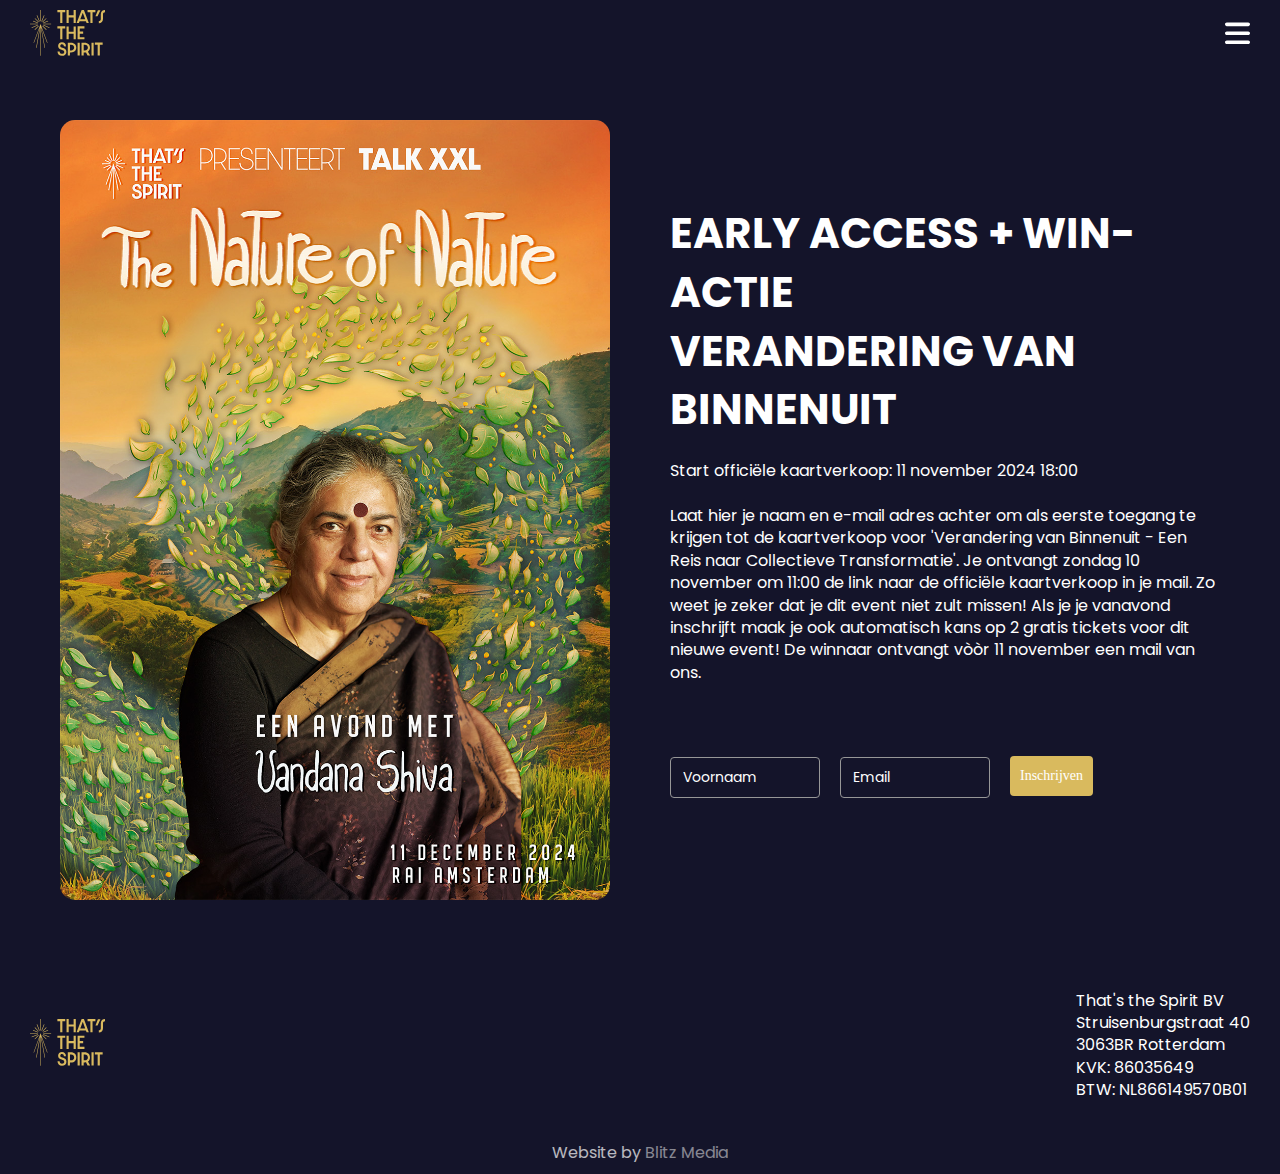
<file: index.html>
<!DOCTYPE html>
<html lang="en">
<head>
    <meta charset="UTF-8">
    <meta name="viewport" content="width=device-width, initial-scale=1.0">
    <title>
        EARLY ACCESS + WIN-ACTIE - VERANDERING VAN BINNENUIT | That's the Spirit
    </title>
    <meta name="description" content="">

    <link rel="stylesheet" href="/css/global.css">
    <link rel="stylesheet" href="/css/header-footer.css">
    <link rel="stylesheet" href="/home/css/style.css">

    <link rel="stylesheet" href="https://cdnjs.cloudflare.com/ajax/libs/font-awesome/6.4.0/css/all.min.css"/>

    <link rel="apple-touch-icon" sizes="180x180" href="/assets/favicon/apple-touch-icon.png">
    <link rel="icon" type="image/png" sizes="32x32" href="/assets/favicon/favicon-32x32.png">
    <link rel="icon" type="image/png" sizes="16x16" href="/assets/favicon/favicon-16x16.png">
    <link rel="manifest" href="/assets/favicon/site.webmanifest">
    <link rel="mask-icon" href="/assets/favicon/safari-pinned-tab.svg" color="#5bbad5">
    <meta name="msapplication-TileColor" content="#da532c">
    <meta name="theme-color" content="#ffffff">

    <!-- Google Tag Manager -->
    <script>(function(w,d,s,l,i){w[l]=w[l]||[];w[l].push({'gtm.start':
    new Date().getTime(),event:'gtm.js'});var f=d.getElementsByTagName(s)[0],
    j=d.createElement(s),dl=l!='dataLayer'?'&l='+l:'';j.async=true;j.src=
    'https://www.googletagmanager.com/gtm.js?id='+i+dl;f.parentNode.insertBefore(j,f);
    })(window,document,'script','dataLayer','GTM-N4ZR4SSQ');</script>
    <!-- End Google Tag Manager -->
</head>
<body>
    <!-- Google Tag Manager (noscript) -->
    <noscript><iframe src="https://www.googletagmanager.com/ns.html?id=GTM-N4ZR4SSQ"
    height="0" width="0" style="display:none;visibility:hidden"></iframe></noscript>
    <!-- End Google Tag Manager (noscript) -->

<header>
    <div class="section header" id="header">
        <div class="row">
            <div class="container">
                <a class="nav-logo" href="/">
                    <img class="logo" src="/assets/logo/logo.svg" alt="Logo">
                </a>

                <nav class="navbar">
                    <a class="nav current-page" href="https://thatsthespirit.nu/in" target="_blank">
                        Home
                    </a>
                    <a class="nav" href="https://events.thatsthespirit.nu/" target="_blank">
                        Events
                    </a>
                    <a class="nav" href="https://media.thatsthespirit.nu/" target="_blank">
                        Media
                    </a>
                    <a class="nav" href="https://shop.thatsthespirit.nu/" target="_blank">
                        Shop
                    </a>
                </nav>
            </div>
        </div>

        <div class="topnav-content-sm">
            <div class="header-col">
                <a href="/">
                    <img class="logo" src="/assets/logo/logo.svg" alt="Logo">
                </a>
            </div>
            <div class="header-col">
                <a class="icon" id="menu-toggle">
                    <svg xmlns="http://www.w3.org/2000/svg" viewBox="0 0 448 512"><path d="M0 96C0 78.3 14.3 64 32 64H416c17.7 0 32 14.3 32 32s-14.3 32-32 32H32C14.3 128 0 113.7 0 96zM0 256c0-17.7 14.3-32 32-32H416c17.7 0 32 14.3 32 32s-14.3 32-32 32H32c-17.7 0-32-14.3-32-32zM448 416c0 17.7-14.3 32-32 32H32c-17.7 0-32-14.3-32-32s14.3-32 32-32H416c17.7 0 32 14.3 32 32z"/></svg>
                </a>
            </div>
        </div>
        <div class="small-menu-wrapper">
            <div class="small-menu-content">
                <a class="nav" href="https://thatsthespirit.nu/in" target="_blank">
                    Home
                </a>
                <a class="nav" href="https://events.thatsthespirit.nu/" target="_blank">
                    Events
                </a>
                <a class="nav" href="https://media.thatsthespirit.nu/" target="_blank">
                    Media
                </a>
                <a class="nav" href="https://shop.thatsthespirit.nu/" target="_blank">
                    Shop
                </a>
            </div>
        </div>
    </div>
</header>
    
<div class="section banner">
    <div class="row animate">
        <div class="col">
            <img src="/home/img/poster.jpg" alt="EARLY ACCESS + WIN-ACTIE - VERANDERING VAN BINNENUIT">
        </div>
        <div class="col">
            <h1>
                EARLY ACCESS + WIN-ACTIE
                <br>
                VERANDERING VAN BINNENUIT
            </h1>
            <p>
                Start officiële kaartverkoop: 11 november 2024 18:00
                <br><br>
                Laat hier je naam en e-mail adres achter om als eerste toegang te krijgen tot de kaartverkoop voor 'Verandering van Binnenuit - Een Reis naar Collectieve Transformatie'. Je ontvangt zondag 10 november om 11:00 de link naar de officiële kaartverkoop in je mail. Zo weet je zeker dat je dit event niet zult missen! Als je je vanavond inschrijft maak je ook automatisch kans op 2 gratis tickets voor dit nieuwe event! De winnaar ontvangt vòòr 11 november een mail van ons.
            </p>
            <div class="form-wrapper">
                <style>@import url(https://fonts.bunny.net/css?family=ibm-plex-sans:400,700);</style>
<style>
#_form_15_{font-size:14px;line-height:1.6;font-family:arial, helvetica, sans-serif;margin:0}#_form_15_ *{outline:0}._form_hide{display:none;visibility:hidden}._form_show{display:block;visibility:visible}#_form_15_._form-top{top:0}#_form_15_._form-bottom{bottom:0}#_form_15_._form-left{left:0}#_form_15_._form-right{right:0}#_form_15_ input[type="text"],#_form_15_ input[type="tel"],#_form_15_ input[type="date"],#_form_15_ textarea{padding:6px;height:auto;border:#979797 1px solid;border-radius:4px;color:#fff !important;font-size:14px;-webkit-box-sizing:border-box;-moz-box-sizing:border-box;box-sizing:border-box}#_form_15_ textarea{resize:none}#_form_15_ ._submit{-webkit-appearance:none;cursor:pointer;font-family:arial, sans-serif;font-size:14px;text-align:center;background:#D9BA5E !important;border:0 !important;-moz-border-radius:4px !important;-webkit-border-radius:4px !important;border-radius:4px !important;color:#FFFFFF !important;padding:10px !important}#_form_15_ ._submit:disabled{cursor:not-allowed;opacity:0.4}#_form_15_ ._submit.processing{position:relative}#_form_15_ ._submit.processing::before{content:"";width:1em;height:1em;position:absolute;z-index:1;top:50%;left:50%;border:double 3px transparent;border-radius:50%;background-image:linear-gradient(#D9BA5E, #D9BA5E), conic-gradient(#D9BA5E, #FFFFFF);background-origin:border-box;background-clip:content-box, border-box;animation:1200ms ease 0s infinite normal none running _spin}#_form_15_ ._submit.processing::after{content:"";position:absolute;top:0;bottom:0;left:0;right:0;background:#D9BA5E !important;border:0 !important;-moz-border-radius:4px !important;-webkit-border-radius:4px !important;border-radius:4px !important;color:#FFFFFF !important;padding:10px !important}@keyframes _spin{0%{transform:translate(-50%, -50%) rotate(90deg)}100%{transform:translate(-50%, -50%) rotate(450deg)}}#_form_15_ ._close-icon{cursor:pointer;background-image:url("https://d226aj4ao1t61q.cloudfront.net/esfkyjh1u_forms-close-dark.png");background-repeat:no-repeat;background-size:14.2px 14.2px;position:absolute;display:block;top:11px;right:9px;overflow:hidden;width:16.2px;height:16.2px}#_form_15_ ._close-icon:before{position:relative}#_form_15_ ._form-body{margin-bottom:30px}#_form_15_ ._form-image-left{width:150px;float:left}#_form_15_ ._form-content-right{margin-left:164px}#_form_15_ ._form-branding{color:#fff;font-size:10px;clear:both;text-align:left;margin-top:30px;font-weight:100}#_form_15_ ._form-branding ._logo{display:block;width:130px;height:14px;margin-top:6px;background-image:url("https://d226aj4ao1t61q.cloudfront.net/hh9ujqgv5_aclogo_li.png");background-size:130px auto;background-repeat:no-repeat}#_form_15_ .form-sr-only{position:absolute;width:1px;height:1px;padding:0;margin:-1px;overflow:hidden;clip:rect(0, 0, 0, 0);border:0}#_form_15_ ._form-label,#_form_15_ ._form_element ._form-label{font-weight:bold;margin-bottom:5px;display:block}#_form_15_._dark ._form-branding{color:#333}#_form_15_._dark ._form-branding ._logo{background-image:url("https://d226aj4ao1t61q.cloudfront.net/jftq2c8s_aclogo_dk.png")}#_form_15_ ._form_element{position:relative;margin-bottom:10px;font-size:0;max-width:100%}#_form_15_ ._form_element *{font-size:14px}#_form_15_ ._form_element._clear{clear:both;width:100%;float:none}#_form_15_ ._form_element._clear:after{clear:left}#_form_15_ ._form_element input[type="text"],#_form_15_ ._form_element input[type="date"],#_form_15_ ._form_element select,#_form_15_ ._form_element textarea:not(.g-recaptcha-response){display:block;width:100%;-webkit-box-sizing:border-box;-moz-box-sizing:border-box;box-sizing:border-box;font-family:inherit}#_form_15_ ._field-wrapper{position:relative}#_form_15_ ._inline-style{float:left}#_form_15_ ._inline-style input[type="text"]{width:150px}#_form_15_ ._inline-style:not(._clear)+._inline-style:not(._clear){margin-left:20px}#_form_15_ ._form_element img._form-image{max-width:100%}#_form_15_ ._form_element ._form-fieldset{border:0;padding:0.01em 0 0 0;margin:0;min-width:0}#_form_15_ ._clear-element{clear:left}#_form_15_ ._full_width{width:100%}#_form_15_ ._form_full_field{display:block;width:100%;margin-bottom:10px}#_form_15_ input[type="text"]._has_error,#_form_15_ textarea._has_error{border:#F37C7B 1px solid}#_form_15_ input[type="checkbox"]._has_error{outline:#F37C7B 1px solid}#_form_15_ ._error{display:block;position:absolute;font-size:14px;z-index:10000001}#_form_15_ ._error._above{padding-bottom:4px;bottom:39px;right:0}#_form_15_ ._error._below{padding-top:8px;top:100%;right:0}#_form_15_ ._error._above ._error-arrow{bottom:-4px;right:15px;border-left:8px solid transparent;border-right:8px solid transparent;border-top:8px solid #FFDDDD}#_form_15_ ._error._below ._error-arrow{top:0;right:15px;border-left:8px solid transparent;border-right:8px solid transparent;border-bottom:8px solid #FFDDDD}#_form_15_ ._error-inner{padding:12px 12px 12px 36px;background-color:#FFDDDD;background-image:url("data:image/svg+xml,%3Csvg width='16' height='16' viewBox='0 0 16 16' fill='none' xmlns='http://www.w3.org/2000/svg'%3E%3Cpath fill-rule='evenodd' clip-rule='evenodd' d='M16 8C16 12.4183 12.4183 16 8 16C3.58172 16 0 12.4183 0 8C0 3.58172 3.58172 0 8 0C12.4183 0 16 3.58172 16 8ZM9 3V9H7V3H9ZM9 13V11H7V13H9Z' fill='%23CA0000'/%3E%3C/svg%3E");background-repeat:no-repeat;background-position:12px center;font-size:14px;font-family:arial, sans-serif;font-weight:600;line-height:16px;color:#000;text-align:center;text-decoration:none;-webkit-border-radius:4px;-moz-border-radius:4px;border-radius:4px;box-shadow:0px 1px 4px rgba(31, 33, 41, 0.298295)}@media only screen and (max-width:319px){#_form_15_ ._error-inner{padding:7px 7px 7px 25px;font-size:12px;line-height:12px;background-position:4px center;max-width:100px;white-space:nowrap;overflow:hidden;text-overflow:ellipsis}}#_form_15_ ._error-inner._form_error{margin-bottom:5px;text-align:left}#_form_15_ ._button-wrapper ._error-inner._form_error{position:static}#_form_15_ ._error-inner._no_arrow{margin-bottom:10px}#_form_15_ ._error-arrow{position:absolute;width:0;height:0}#_form_15_ ._error-html{margin-bottom:10px}.pika-single{z-index:10000001 !important}#_form_15_ input[type="text"].datetime_date{width:69%;display:inline}#_form_15_ select.datetime_time{width:29%;display:inline;height:32px}#_form_15_ input[type="date"].datetime_date{width:69%;display:inline-flex}#_form_15_ input[type="time"].datetime_time{width:29%;display:inline-flex}@media (min-width:320px) and (max-width:667px){::-webkit-scrollbar{display:none}#_form_15_{margin:0;width:100%;min-width:100%;max-width:100%;box-sizing:border-box}#_form_15_ *{-webkit-box-sizing:border-box;-moz-box-sizing:border-box;box-sizing:border-box;font-size:1em}#_form_15_ ._form-content{margin:0;width:100%}#_form_15_ ._form-inner{display:block;min-width:100%}#_form_15_ ._form-title,#_form_15_ ._inline-style{margin-top:0;margin-right:0;margin-left:0}#_form_15_ ._form-title{font-size:1.2em}#_form_15_ ._form_element{margin:0 0 20px;padding:0;width:100%}#_form_15_ ._form-element,#_form_15_ ._inline-style,#_form_15_ input[type="text"],#_form_15_ label,#_form_15_ p,#_form_15_ textarea:not(.g-recaptcha-response){float:none;display:block;width:100%}#_form_15_ ._row._checkbox-radio label{display:inline}#_form_15_ ._row,#_form_15_ p,#_form_15_ label{margin-bottom:0.7em;width:100%}#_form_15_ ._row input[type="checkbox"],#_form_15_ ._row input[type="radio"]{margin:0 !important;vertical-align:middle !important}#_form_15_ ._row input[type="checkbox"]+span label{display:inline}#_form_15_ ._row span label{margin:0 !important;width:initial !important;vertical-align:middle !important}#_form_15_ ._form-image{max-width:100%;height:auto !important}#_form_15_ input[type="text"]{padding-left:10px;padding-right:10px;font-size:16px;line-height:1.3em;-webkit-appearance:none}#_form_15_ input[type="radio"],#_form_15_ input[type="checkbox"]{display:inline-block;width:1.3em;height:1.3em;font-size:1em;margin:0 0.3em 0 0;vertical-align:baseline}#_form_15_ button[type="submit"]{padding:20px;font-size:1.5em}#_form_15_ ._inline-style{margin:20px 0 0 !important}}#_form_15_{position:relative;text-align:left;margin:25px auto 0;padding-top:0px;padding-right:0px;padding-bottom:0px;padding-left:0px;-webkit-box-sizing:border-box;-moz-box-sizing:border-box;box-sizing:border-box;background:rgba(255, 255, 255, 0) !important;border:0px solid #B0B0B0 !important;-moz-border-radius:0px !important;-webkit-border-radius:0px !important;border-radius:0px !important;color:#000000}#_form_15_._inline-form,#_form_15_._inline-form ._form-content{font-family:IBM Plex Sans;font-size:14px;font-weight:400}#_form_15_._inline-form ._row span,#_form_15_._inline-form ._row label{font-family:IBM Plex Sans;font-size:14px;font-weight:400;line-height:1.6em;color:white !important}#_form_15__inlineform input[type="text"],#_form_15__inlineform input[type="date"],#_form_15__inlineform input[type="tel"],#_form_15__inlineform select,#_form_15__inlineform textarea:not(.g-recaptcha-response){font-family:IBM Plex Sans;font-size:14px;font-weight:400;font-color:#000000;line-height:1.6em}#_form_15_._inline-form ._html-code *:not(h1, h2, h3, h4, h5, h6),#_form_15_._inline-form ._form-thank-you{font-family:IBM Plex Sans;font-size:14px;font-weight:400;color:white !important}#_form_15_._inline-form ._form-label,#_form_15_._inline-form ._form-emailidentifier,#_form_15_._inline-form ._form-checkbox-option-label{font-family:IBM Plex Sans;font-size:14px;font-weight:700;line-height:1.6em;color:white !important}#_form_15_._inline-form ._submit{margin-top:0;font-family:IBM Plex Sans;font-size:14px;font-weight:400}#_form_15_._inline-form ._html-code h1,#_form_15_._inline-form ._html-code h2,#_form_15_._inline-form ._html-code h3,#_form_15_._inline-form ._html-code h4,#_form_15_._inline-form ._html-code h5,#_form_15_._inline-form ._html-code h6,#_form_15_._inline-form ._form-title{font-family:IBM Plex Sans;font-size:22px;line-height:normal;font-weight:700;color:white;margin-bottom:0}#_form_15_._inline-form ._form-branding{font-family:"IBM Plex Sans", Helvetica, sans-serif;font-size:13px;font-weight:100;font-style:normal;text-decoration:none}#_form_15_:before,#_form_15_:after{content:" ";display:table}#_form_15_:after{clear:both}#_form_15_._inline-style{width:auto;display:inline-block}#_form_15_._inline-style input[type="text"],#_form_15_._inline-style input[type="date"]{padding:10px 12px}#_form_15_._inline-style button._inline-style{position:relative;top:27px}#_form_15_._inline-style p{margin:0}#_form_15_._inline-style ._button-wrapper{position:relative;margin:27px 12.5px 0 20px}#_form_15_ ._form-thank-you{position:relative;left:0;right:0;text-align:center;font-size:18px}#_form_15_ ._form-pc-confirmation ._submit{margin-top:16px}@media (min-width:320px) and (max-width:667px){#_form_15_._inline-form._inline-style ._inline-style._button-wrapper{margin-top:20px !important;margin-left:0 !important}}#_form_15_ .iti.iti--allow-dropdown.iti--separate-dial-code{width:100%}#_form_15_ .iti input{width:100%;height:32px;border:#979797 1px solid;border-radius:4px}#_form_15_ .iti--separate-dial-code .iti__selected-flag{background-color:#FFFFFF;border-radius:4px}#_form_15_ .iti--separate-dial-code .iti__selected-flag:hover{background-color:rgba(0, 0, 0, 0.05)}#_form_15_ .iti__country-list{border-radius:4px;margin-top:4px;min-width:460px}#_form_15_ .iti__country-list--dropup{margin-bottom:4px}#_form_15_ .phone-error-hidden{display:none}#_form_15_ .phone-error{color:#E40E49}#_form_15_ .phone-input-error{border:1px solid #E40E49 !important}#_form_15_._inline-form ._form-content ._form-list-subscriptions-field fieldset{margin:0;margin-bottom:1.1428571429em;border:none;padding:0}#_form_15_._inline-form ._form-content ._form-list-subscriptions-field fieldset:last-child{margin-bottom:0}#_form_15_._inline-form ._form-content ._form-list-subscriptions-field legend{margin-bottom:1.1428571429em}#_form_15_._inline-form ._form-content ._form-list-subscriptions-field label{display:flex;align-items:flex-start;justify-content:flex-start;margin-bottom:0.8571428571em}#_form_15_._inline-form ._form-content ._form-list-subscriptions-field label:last-child{margin-bottom:0}#_form_15_._inline-form ._form-content ._form-list-subscriptions-field input{margin:0;margin-right:8px}#_form_15_._inline-form ._form-content ._form-list-subscriptions-field ._form-checkbox-option-label{display:block;font-weight:400;margin-top:-4px}#_form_15_._inline-form ._form-content ._form-list-subscriptions-field ._form-checkbox-option-label-with-description{display:block;font-weight:700;margin-top:-4px}#_form_15_._inline-form ._form-content ._form-list-subscriptions-field ._form-checkbox-option-description{margin:0;font-size:0.8571428571em}#_form_15_._inline-form ._form-content ._form-list-subscriptions-field ._form-subscriptions-unsubscribe-all-description{line-height:normal;margin-top:-2px}
</style>
<div style="text-align: center;">
  <form method="POST" action="https://thatsthespirit1.activehosted.com/proc.php" id="_form_15_" class="_form _form_15 _inline-form _inline-style _dark" novalidate data-styles-version="5">
    <input type="hidden" name="u" value="15" />
    <input type="hidden" name="f" value="15" />
    <input type="hidden" name="s" />
    <input type="hidden" name="c" value="0" />
    <input type="hidden" name="m" value="0" />
    <input type="hidden" name="act" value="sub" />
    <input type="hidden" name="v" value="2" />
    <input type="hidden" name="or" value="9dbd59ff35ebe4dcaa3135c926d2cf7b" />
    <div class="_form-content">
      <div class="_form_element _x17573772 _inline-style " >
        <label for="firstname" class="_form-label">
          &nbsp;
        </label>
        <div class="_field-wrapper">
          <input type="text" id="firstname" name="firstname" placeholder="Voornaam" required/>
        </div>
      </div>
      <div class="_form_element _x63204536 _inline-style " >
        <label for="email" class="_form-label">
          &nbsp;
        </label>
        <div class="_field-wrapper">
          <input type="text" id="email" name="email" placeholder="Email" required/>
        </div>
      </div>
      <div class="_button-wrapper _inline-style">
        <button id="_form_15_submit" class="_submit" type="submit">
          Inschrijven
        </button>
      </div>
      <div class="_clear-element">
      </div>
    </div>
    <div class="_form-thank-you" style="display:none;">
    </div>
  </form>
</div><script>
window.cfields = [];
window._show_thank_you = function(id, message, trackcmp_url, email) {
    var form = document.getElementById('_form_' + id + '_'), thank_you = form.querySelector('._form-thank-you');
    form.querySelector('._form-content').style.display = 'none';
    thank_you.innerHTML = message;
    thank_you.style.display = 'block';
    const vgoAlias = typeof visitorGlobalObjectAlias === 'undefined' ? 'vgo' : visitorGlobalObjectAlias;
    var visitorObject = window[vgoAlias];
    if (email && typeof visitorObject !== 'undefined') {
        visitorObject('setEmail', email);
        visitorObject('update');
    } else if (typeof(trackcmp_url) != 'undefined' && trackcmp_url) {
        // Site tracking URL to use after inline form submission.
        _load_script(trackcmp_url);
    }
    if (typeof window._form_callback !== 'undefined') window._form_callback(id);
};
window._show_unsubscribe = function(id, message, trackcmp_url, email) {
    var form = document.getElementById('_form_' + id + '_'), unsub = form.querySelector('._form-thank-you');
    var branding = form.querySelector('._form-branding');
    if (branding) {
        branding.style.display = 'none';
    }
    form.querySelector('._form-content').style.display = 'none';
    unsub.style.display = 'block';
    form.insertAdjacentHTML('afterend', message)
    const vgoAlias = typeof visitorGlobalObjectAlias === 'undefined' ? 'vgo' : visitorGlobalObjectAlias;
    var visitorObject = window[vgoAlias];
    if (email && typeof visitorObject !== 'undefined') {
        visitorObject('setEmail', email);
        visitorObject('update');
    } else if (typeof(trackcmp_url) != 'undefined' && trackcmp_url) {
        // Site tracking URL to use after inline form submission.
        _load_script(trackcmp_url);
    }
    if (typeof window._form_callback !== 'undefined') window._form_callback(id);
};
window._show_error = function(id, message, html) {
    var form = document.getElementById('_form_' + id + '_'),
        err = document.createElement('div'),
        button = form.querySelector('button'),
        old_error = form.querySelector('._form_error');
    if (old_error) old_error.parentNode.removeChild(old_error);
    err.innerHTML = message;
    err.className = '_error-inner _form_error _no_arrow';
    var wrapper = document.createElement('div');
    wrapper.className = '_form-inner';
    wrapper.appendChild(err);
    button.parentNode.insertBefore(wrapper, button);
    var submitButton = form.querySelector('[id^="_form"][id$="_submit"]');
    submitButton.disabled = false;
    submitButton.classList.remove('processing');
    if (html) {
        var div = document.createElement('div');
        div.className = '_error-html';
        div.innerHTML = html;
        err.appendChild(div);
    }
};
window._show_pc_confirmation = function(id, header, detail, show, email) {
    var form = document.getElementById('_form_' + id + '_'), pc_confirmation = form.querySelector('._form-pc-confirmation');
    if (pc_confirmation.style.display === 'none') {
        form.querySelector('._form-content').style.display = 'none';
        pc_confirmation.innerHTML = "<div class='_form-title'>" + header + "</div>" + "<p>" + detail + "</p>" +
        "<button class='_submit' id='hideButton'>Voorkeuren beheren</button>";
        pc_confirmation.style.display = 'block';
        var mp = document.querySelector('input[name="mp"]');
        mp.value = '0';
    } else {
        form.querySelector('._form-content').style.display = 'inline';
        pc_confirmation.style.display = 'none';
    }

    var hideButton = document.getElementById('hideButton');
    // Add event listener to the button
    hideButton.addEventListener('click', function() {
        var submitButton = document.querySelector('#_form_15_submit');
        submitButton.disabled = false;
        submitButton.classList.remove('processing');
        var mp = document.querySelector('input[name="mp"]');
        mp.value = '1';
        const cacheBuster = new URL(window.location.href);
        cacheBuster.searchParams.set('v', new Date().getTime());
        window.location.href = cacheBuster.toString();
    });

    const vgoAlias = typeof visitorGlobalObjectAlias === 'undefined' ? 'vgo' : visitorGlobalObjectAlias;
    var visitorObject = window[vgoAlias];
    if (email && typeof visitorObject !== 'undefined') {
        visitorObject('setEmail', email);
        visitorObject('update');
    } else if (typeof(trackcmp_url) != 'undefined' && trackcmp_url) {
        // Site tracking URL to use after inline form submission.
        _load_script(trackcmp_url);
    }
    if (typeof window._form_callback !== 'undefined') window._form_callback(id);
};
window._load_script = function(url, callback, isSubmit) {
    var head = document.querySelector('head'), script = document.createElement('script'), r = false;
    var submitButton = document.querySelector('#_form_15_submit');
    script.charset = 'utf-8';
    script.src = url;
    if (callback) {
        script.onload = script.onreadystatechange = function() {
            if (!r && (!this.readyState || this.readyState == 'complete')) {
                r = true;
                callback();
            }
        };
    }
    script.onerror = function() {
        if (isSubmit) {
            if (script.src.length > 10000) {
                _show_error("15", "Sorry, je inzending is mislukt. Kort je antwoorden en probeer het opnieuw.");
            } else {
                _show_error("15", "Sorry, je inzending is mislukt. Probeer het opnieuw.");
            }
            submitButton.disabled = false;
            submitButton.classList.remove('processing');
        }
    }

    head.appendChild(script);
};
(function() {
    if (window.location.search.search("excludeform") !== -1) return false;
    var getCookie = function(name) {
        var match = document.cookie.match(new RegExp('(^|; )' + name + '=([^;]+)'));
        return match ? match[2] : null;
    }
    var setCookie = function(name, value) {
        var now = new Date();
        var time = now.getTime();
        var expireTime = time + 1000 * 60 * 60 * 24 * 365;
        now.setTime(expireTime);
        document.cookie = name + '=' + value + '; expires=' + now + ';path=/; Secure; SameSite=Lax;';
    }
            var addEvent = function(element, event, func) {
        if (element.addEventListener) {
            element.addEventListener(event, func);
        } else {
            var oldFunc = element['on' + event];
            element['on' + event] = function() {
                oldFunc.apply(this, arguments);
                func.apply(this, arguments);
            };
        }
    }
    var _removed = false;
        var form_to_submit = document.getElementById('_form_15_');
    var allInputs = form_to_submit.querySelectorAll('input, select, textarea'), tooltips = [], submitted = false;

    var getUrlParam = function(name) {
        if (name.toLowerCase() !== 'email') {
            var params = new URLSearchParams(window.location.search);
            return params.get(name) || false;
        }
        // email is a special case because a plus is valid in the email address
        var qString = window.location.search;
        if (!qString) {
            return false;
        }
        var parameters = qString.substr(1).split('&');
        for (var i = 0; i < parameters.length; i++) {
            var parameter = parameters[i].split('=');
            if (parameter[0].toLowerCase() === 'email') {
                return parameter[1] === undefined ? true : decodeURIComponent(parameter[1]);
            }
        }
        return false;
    };

    var acctDateFormat = "%d-%m-%Y";
    var getNormalizedDate = function(date, acctFormat) {
        var decodedDate = decodeURIComponent(date);
        if (acctFormat && acctFormat.match(/(%d|%e).*%m/gi) !== null) {
            return decodedDate.replace(/(\d{2}).*(\d{2}).*(\d{4})/g, '$3-$2-$1');
        } else if (Date.parse(decodedDate)) {
            var dateObj = new Date(decodedDate);
            var year = dateObj.getFullYear();
            var month = dateObj.getMonth() + 1;
            var day = dateObj.getDate();
            return `${year}-${month < 10 ? `0${month}` : month}-${day < 10 ? `0${day}` : day}`;
        }
        return false;
    };

    var getNormalizedTime = function(time) {
        var hour, minutes;
        var decodedTime = decodeURIComponent(time);
        var timeParts = Array.from(decodedTime.matchAll(/(\d{1,2}):(\d{1,2})\W*([AaPp][Mm])?/gm))[0];
        if (timeParts[3]) { // 12 hour format
            var isPM = timeParts[3].toLowerCase() === 'pm';
            if (isPM) {
                hour = parseInt(timeParts[1]) === 12 ? '12' : `${parseInt(timeParts[1]) + 12}`;
            } else {
                hour = parseInt(timeParts[1]) === 12 ? '0' : timeParts[1];
            }
        } else { // 24 hour format
            hour = timeParts[1];
        }
        var normalizedHour = parseInt(hour) < 10 ? `0${parseInt(hour)}` : hour;
        var minutes = timeParts[2];
        return `${normalizedHour}:${minutes}`;
    };

    for (var i = 0; i < allInputs.length; i++) {
        var regexStr = "field\\[(\\d+)\\]";
        var results = new RegExp(regexStr).exec(allInputs[i].name);
        if (results != undefined) {
            allInputs[i].dataset.name = allInputs[i].name.match(/\[time\]$/)
                ? `${window.cfields[results[1]]}_time`
                : window.cfields[results[1]];
        } else {
            allInputs[i].dataset.name = allInputs[i].name;
        }
        var fieldVal = getUrlParam(allInputs[i].dataset.name);

        if (fieldVal) {
            if (allInputs[i].dataset.autofill === "false") {
                continue;
            }
            if (allInputs[i].type == "radio" || allInputs[i].type == "checkbox") {
                if (allInputs[i].value == fieldVal) {
                    allInputs[i].checked = true;
                }
            } else if (allInputs[i].type == "date") {
                allInputs[i].value = getNormalizedDate(fieldVal, acctDateFormat);
            } else if (allInputs[i].type == "time") {
                allInputs[i].value = getNormalizedTime(fieldVal);
            } else {
                allInputs[i].value = fieldVal;
            }
        }
    }

    var remove_tooltips = function() {
        for (var i = 0; i < tooltips.length; i++) {
            tooltips[i].tip.parentNode.removeChild(tooltips[i].tip);
        }
        tooltips = [];
    };
    var remove_tooltip = function(elem) {
        for (var i = 0; i < tooltips.length; i++) {
            if (tooltips[i].elem === elem) {
                tooltips[i].tip.parentNode.removeChild(tooltips[i].tip);
                tooltips.splice(i, 1);
                return;
            }
        }
    };
    var create_tooltip = function(elem, text) {
        var tooltip = document.createElement('div'),
            arrow = document.createElement('div'),
            inner = document.createElement('div'), new_tooltip = {};
        if (elem.type != 'radio' && elem.type != 'checkbox') {
            tooltip.className = '_error';
            arrow.className = '_error-arrow';
            inner.className = '_error-inner';
            inner.innerHTML = text;
            tooltip.appendChild(arrow);
            tooltip.appendChild(inner);
            elem.parentNode.appendChild(tooltip);
        } else {
            tooltip.className = '_error-inner _no_arrow';
            tooltip.innerHTML = text;
            elem.parentNode.insertBefore(tooltip, elem);
            new_tooltip.no_arrow = true;
        }
        new_tooltip.tip = tooltip;
        new_tooltip.elem = elem;
        tooltips.push(new_tooltip);
        return new_tooltip;
    };
    var resize_tooltip = function(tooltip) {
        var rect = tooltip.elem.getBoundingClientRect();
        var doc = document.documentElement,
            scrollPosition = rect.top - ((window.pageYOffset || doc.scrollTop)  - (doc.clientTop || 0));
        if (scrollPosition < 40) {
            tooltip.tip.className = tooltip.tip.className.replace(/ ?(_above|_below) ?/g, '') + ' _below';
        } else {
            tooltip.tip.className = tooltip.tip.className.replace(/ ?(_above|_below) ?/g, '') + ' _above';
        }
    };
    var resize_tooltips = function() {
        if (_removed) return;
        for (var i = 0; i < tooltips.length; i++) {
            if (!tooltips[i].no_arrow) resize_tooltip(tooltips[i]);
        }
    };
    var validate_field = function(elem, remove) {
        var tooltip = null, value = elem.value, no_error = true;
        remove ? remove_tooltip(elem) : false;
        if (elem.type != 'checkbox') elem.className = elem.className.replace(/ ?_has_error ?/g, '');
        if (elem.getAttribute('required') !== null) {
            if (elem.type == 'radio' || (elem.type == 'checkbox' && /any/.test(elem.className))) {
                var elems = form_to_submit.elements[elem.name];
                if (!(elems instanceof NodeList || elems instanceof HTMLCollection) || elems.length <= 1) {
                    no_error = elem.checked;
                }
                else {
                    no_error = false;
                    for (var i = 0; i < elems.length; i++) {
                        if (elems[i].checked) no_error = true;
                    }
                }
                if (!no_error) {
                    tooltip = create_tooltip(elem, "Maak a.u.b. een keuze");
                }
            } else if (elem.type =='checkbox') {
                var elems = form_to_submit.elements[elem.name], found = false, err = [];
                no_error = true;
                for (var i = 0; i < elems.length; i++) {
                    if (elems[i].getAttribute('required') === null) continue;
                    if (!found && elems[i] !== elem) return true;
                    found = true;
                    elems[i].className = elems[i].className.replace(/ ?_has_error ?/g, '');
                    if (!elems[i].checked) {
                        no_error = false;
                        elems[i].className = elems[i].className + ' _has_error';
                        err.push("Afvinken van %s is vereist".replace("%s", elems[i].value));
                    }
                }
                if (!no_error) {
                    tooltip = create_tooltip(elem, err.join('<br/>'));
                }
            } else if (elem.tagName == 'SELECT') {
                var selected = true;
                if (elem.multiple) {
                    selected = false;
                    for (var i = 0; i < elem.options.length; i++) {
                        if (elem.options[i].selected) {
                            selected = true;
                            break;
                        }
                    }
                } else {
                    for (var i = 0; i < elem.options.length; i++) {
                        if (elem.options[i].selected
                            && (!elem.options[i].value
                            || (elem.options[i].value.match(/\n/g)))
                        ) {
                            selected = false;
                        }
                    }
                }
                if (!selected) {
                    elem.className = elem.className + ' _has_error';
                    no_error = false;
                    tooltip = create_tooltip(elem, "Maak a.u.b. een keuze");
                }
            } else if (value === undefined || value === null || value === '') {
                elem.className = elem.className + ' _has_error';
                no_error = false;
                tooltip = create_tooltip(elem, "Dit veld is verplicht.");
            }
        }
        if (no_error && (elem.id == 'field[]' || elem.id == 'ca[11][v]')) {
            if (elem.className.includes('phone-input-error')) {
                elem.className = elem.className + ' _has_error';
                no_error = false;
            }
        }
        if (no_error && elem.name == 'email') {
            if (!value.match(/^[\+_a-z0-9-'&=]+(\.[\+_a-z0-9-']+)*@[a-z0-9-]+(\.[a-z0-9-]+)*(\.[a-z]{2,})$/i)) {
                elem.className = elem.className + ' _has_error';
                no_error = false;
                tooltip = create_tooltip(elem, "Voer een geldig e-mailadres in.");
            }
        }
        if (no_error && /date_field/.test(elem.className)) {
            if (!value.match(/^\d\d\d\d-\d\d-\d\d$/)) {
                elem.className = elem.className + ' _has_error';
                no_error = false;
                tooltip = create_tooltip(elem, "Voer een geldige datum in.");
            }
        }
        tooltip ? resize_tooltip(tooltip) : false;
        return no_error;
    };
    var needs_validate = function(el) {
        if(el.getAttribute('required') !== null){
            return true
        }
        if(el.name === 'email' && el.value !== ""){
            return true
        }

        if((el.id == 'field[]' || el.id == 'ca[11][v]') && el.className.includes('phone-input-error')){
            return true
        }

        return false
    };
    var validate_form = function(e) {
        var err = form_to_submit.querySelector('._form_error'), no_error = true;
        if (!submitted) {
            submitted = true;
            for (var i = 0, len = allInputs.length; i < len; i++) {
                var input = allInputs[i];
                if (needs_validate(input)) {
                    if (input.type == 'tel') {
                        addEvent(input, 'blur', function() {
                            this.value = this.value.trim();
                            validate_field(this, true);
                        });
                    }
                    if (input.type == 'text' || input.type == 'number' || input.type == 'time') {
                        addEvent(input, 'blur', function() {
                            this.value = this.value.trim();
                            validate_field(this, true);
                        });
                        addEvent(input, 'input', function() {
                            validate_field(this, true);
                        });
                    } else if (input.type == 'radio' || input.type == 'checkbox') {
                        (function(el) {
                            var radios = form_to_submit.elements[el.name];
                            for (var i = 0; i < radios.length; i++) {
                                addEvent(radios[i], 'click', function() {
                                    validate_field(el, true);
                                });
                            }
                        })(input);
                    } else if (input.tagName == 'SELECT') {
                        addEvent(input, 'change', function() {
                            validate_field(this, true);
                        });
                    } else if (input.type == 'textarea'){
                        addEvent(input, 'input', function() {
                            validate_field(this, true);
                        });
                    }
                }
            }
        }
        remove_tooltips();
        for (var i = 0, len = allInputs.length; i < len; i++) {
            var elem = allInputs[i];
            if (needs_validate(elem)) {
                if (elem.tagName.toLowerCase() !== "select") {
                    elem.value = elem.value.trim();
                }
                validate_field(elem) ? true : no_error = false;
            }
        }
        if (!no_error && e) {
            e.preventDefault();
        }
        resize_tooltips();
        return no_error;
    };
    addEvent(window, 'resize', resize_tooltips);
    addEvent(window, 'scroll', resize_tooltips);

    var hidePhoneInputError = function(inputId) {
        var errorMessage =  document.getElementById("error-msg-" + inputId);
        var input = document.getElementById(inputId);
        errorMessage.classList.remove("phone-error");
        errorMessage.classList.add("phone-error-hidden");
        input.classList.remove("phone-input-error");
    };

    var initializePhoneInput = function(input, defaultCountry) {
        return window.intlTelInput(input, {
            utilsScript: "https://unpkg.com/intl-tel-input@17.0.18/build/js/utils.js",
            autoHideDialCode: false,
            separateDialCode: true,
            initialCountry: defaultCountry,
            preferredCountries: []
        });
    }

    var setPhoneInputEventListeners = function(inputId, input, iti) {
        input.addEventListener('blur', function() {
            var errorMessage = document.getElementById("error-msg-" + inputId);
            if (input.value.trim()) {
                if (iti.isValidNumber()) {
                    iti.setNumber(iti.getNumber());
                    if (errorMessage.classList.contains("phone-error")){
                        hidePhoneInputError(inputId);
                    }
                } else {
                    showPhoneInputError(inputId)
                }
            } else {
                if (errorMessage.classList.contains("phone-error")){
                    hidePhoneInputError(inputId);
                }
            }
        });

        input.addEventListener("countrychange", function() {
            iti.setNumber('');
        });

        input.addEventListener("keydown", function(e) {
            var charCode = (e.which) ? e.which : e.keyCode;
            if (charCode > 31 && (charCode < 48 || charCode > 57) && charCode !== 8) {
                e.preventDefault();
            }
        });
    };

    var showPhoneInputError = function(inputId) {
        var errorMessage =  document.getElementById("error-msg-" + inputId);
        var input = document.getElementById(inputId);
        errorMessage.classList.add("phone-error");
        errorMessage.classList.remove("phone-error-hidden");
        input.classList.add("phone-input-error");
    };


    var _form_serialize = function(form){if(!form||form.nodeName!=="FORM"){return }var i,j,q=[];for(i=0;i<form.elements.length;i++){if(form.elements[i].name===""){continue}switch(form.elements[i].nodeName){case"INPUT":switch(form.elements[i].type){case"tel":q.push(form.elements[i].name+"="+encodeURIComponent(form.elements[i].previousSibling.querySelector('div.iti__selected-dial-code').innerText)+encodeURIComponent(" ")+encodeURIComponent(form.elements[i].value));break;case"text":case"number":case"date":case"time":case"hidden":case"password":case"button":case"reset":case"submit":q.push(form.elements[i].name+"="+encodeURIComponent(form.elements[i].value));break;case"checkbox":case"radio":if(form.elements[i].checked){q.push(form.elements[i].name+"="+encodeURIComponent(form.elements[i].value))}break;case"file":break}break;case"TEXTAREA":q.push(form.elements[i].name+"="+encodeURIComponent(form.elements[i].value));break;case"SELECT":switch(form.elements[i].type){case"select-one":q.push(form.elements[i].name+"="+encodeURIComponent(form.elements[i].value));break;case"select-multiple":for(j=0;j<form.elements[i].options.length;j++){if(form.elements[i].options[j].selected){q.push(form.elements[i].name+"="+encodeURIComponent(form.elements[i].options[j].value))}}break}break;case"BUTTON":switch(form.elements[i].type){case"reset":case"submit":case"button":q.push(form.elements[i].name+"="+encodeURIComponent(form.elements[i].value));break}break}}return q.join("&")};

    const formSupportsPost = false;
          var form_submit = function(e) {

        e.preventDefault();
        if (validate_form()) {
            // use this trick to get the submit button & disable it using plain javascript
            var submitButton = e.target.querySelector('#_form_15_submit');
            submitButton.disabled = true;
            submitButton.classList.add('processing');
                        var serialized = _form_serialize(
                document.getElementById('_form_15_')
            ).replace(/%0A/g, '\\n');
            var err = form_to_submit.querySelector('._form_error');
            err ? err.parentNode.removeChild(err) : false;
            async function submitForm() {
              var formData = new FormData();
              const searchParams = new URLSearchParams(serialized);
              searchParams.forEach((value, key) => {
                if (key !== 'hideButton') {
                    formData.append(key, value);
                }
                //formData.append(key, value);
              });
                            let request = {
                                headers: {
                                    "Accept": "application/json"
                                },
                                body: formData,
                                method: "POST"
                            };

                            let pageUrlParams = new URLSearchParams(window.location.search);
                            if (pageUrlParams.has('t')) {
                                request.headers.Authorization = 'Bearer ' + pageUrlParams.get('t');
                            }
              const response = await fetch('https://thatsthespirit1.activehosted.com/proc.php?jsonp=true', request);
              return response.json();
            }
                if (formSupportsPost) {
                  submitForm().then((data) => {
                    eval(data.js);
                  });
                } else {
                  _load_script('https://thatsthespirit1.activehosted.com/proc.php?' + serialized + '&jsonp=true', null, true);
                }
        }
        return false;
    };
    addEvent(form_to_submit, 'submit', form_submit);
})();

</script>
            </div>
        </div>
    </div>
</div>

<footer>
    <div class="section footer" id="footer">
        <div class="row">
            <div class="footer-container">
                <a class="nav-logo" href="/">
                    <img class="logo" src="/assets/logo/logo.svg" alt="Logo">
                </a>
            </div>
            <div class="footer-container">
                <p class="legal">
                    That's the Spirit BV
                    <br>
                    Struisenburgstraat 40
                    <br>
                    3063BR Rotterdam
                    <br>
                    KVK: 86035649
                    <br>
                    BTW: NL866149570B01
                </p>
            </div>
        </div>
        <div class="made-by">
            <p>
                Website by <a href="https://blitz-media.io" target="_blank">Blitz Media</a>
            </p>
        </div>
    </div>
</footer>

    <script src="https://code.jquery.com/jquery-3.7.0.min.js"></script>
    <script src="/js/global.js"></script>
</body>
</html>
</file>
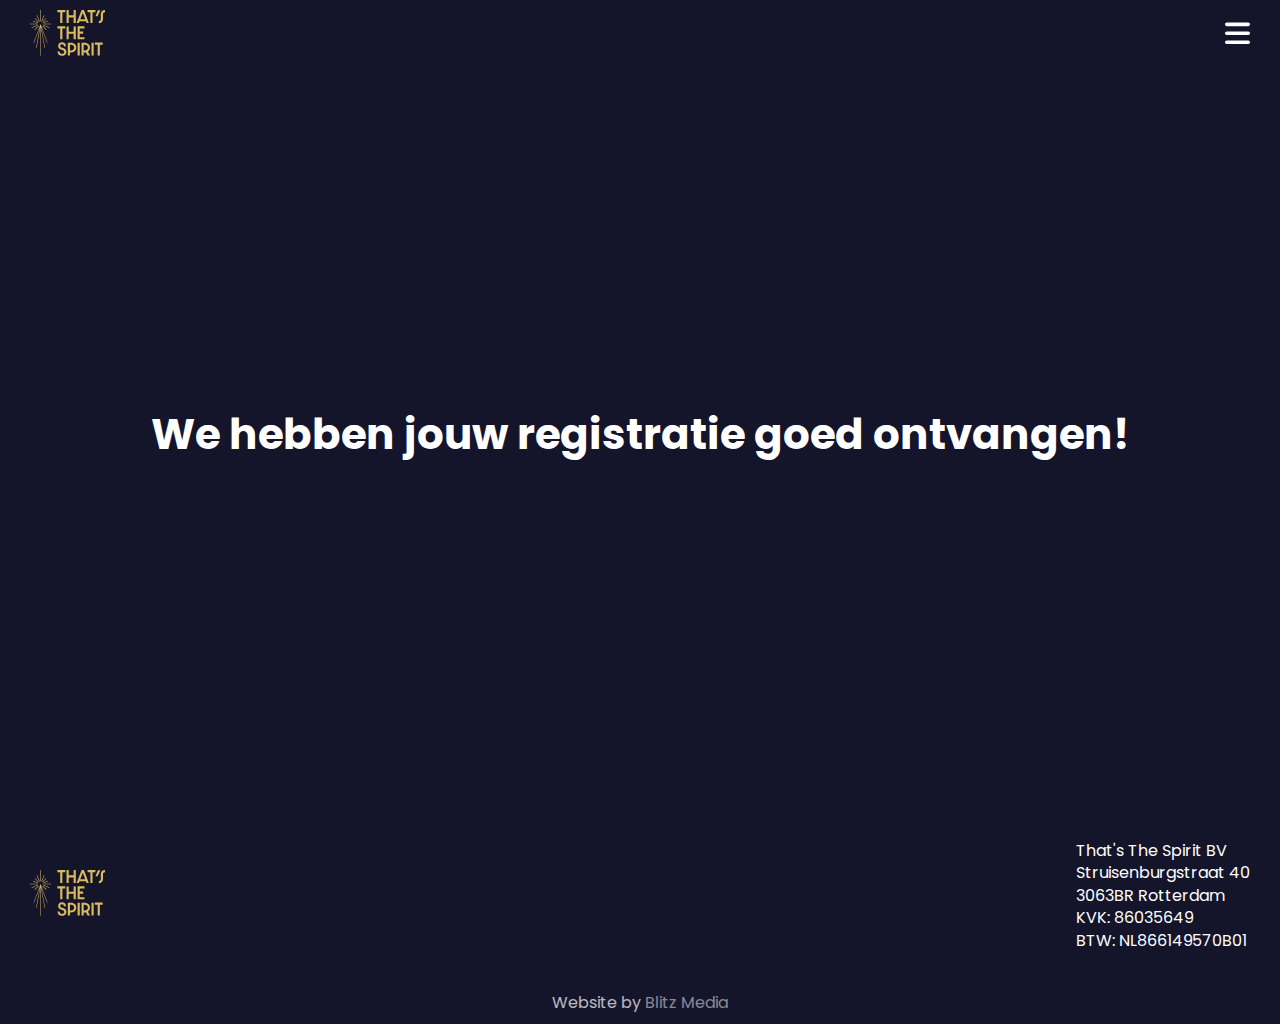
<file: bedankt/index.html>
<!DOCTYPE html>
<html lang="en">
<head>
    <meta charset="UTF-8">
    <meta name="viewport" content="width=device-width, initial-scale=1.0">
    <title>
        Bedankt! | That's The Spirit
    </title>
    <meta name="description" content="">

    <link rel="stylesheet" href="/css/global.css">
    <link rel="stylesheet" href="/css/header-footer.css">
    <link rel="stylesheet" href="/home/css/style.css">

    <link rel="stylesheet" href="https://cdnjs.cloudflare.com/ajax/libs/font-awesome/6.4.0/css/all.min.css"/>

    <link rel="apple-touch-icon" sizes="180x180" href="/assets/favicon/apple-touch-icon.png">
    <link rel="icon" type="image/png" sizes="32x32" href="/assets/favicon/favicon-32x32.png">
    <link rel="icon" type="image/png" sizes="16x16" href="/assets/favicon/favicon-16x16.png">
    <link rel="manifest" href="/assets/favicon/site.webmanifest">
    <link rel="mask-icon" href="/assets/favicon/safari-pinned-tab.svg" color="#5bbad5">
    <meta name="msapplication-TileColor" content="#da532c">
    <meta name="theme-color" content="#ffffff">

    <!-- Google Tag Manager -->
    <script>(function(w,d,s,l,i){w[l]=w[l]||[];w[l].push({'gtm.start':
    new Date().getTime(),event:'gtm.js'});var f=d.getElementsByTagName(s)[0],
    j=d.createElement(s),dl=l!='dataLayer'?'&l='+l:'';j.async=true;j.src=
    'https://www.googletagmanager.com/gtm.js?id='+i+dl;f.parentNode.insertBefore(j,f);
    })(window,document,'script','dataLayer','GTM-N4ZR4SSQ');</script>
    <!-- End Google Tag Manager -->
</head>
<body>
    <!-- Google Tag Manager (noscript) -->
    <noscript><iframe src="https://www.googletagmanager.com/ns.html?id=GTM-N4ZR4SSQ"
    height="0" width="0" style="display:none;visibility:hidden"></iframe></noscript>
    <!-- End Google Tag Manager (noscript) -->

<header>
    <div class="section header" id="header">
        <div class="row">
            <div class="container">
                <a class="nav-logo" href="/">
                    <img class="logo" src="/assets/logo/logo.svg" alt="Logo">
                </a>

                <nav class="navbar">
                    <a class="nav current-page" href="https://thatsthespirit.nu/in" target="_blank">
                        Home
                    </a>
                    <a class="nav" href="https://events.thatsthespirit.nu/" target="_blank">
                        Events
                    </a>
                    <a class="nav" href="https://media.thatsthespirit.nu/" target="_blank">
                        Media
                    </a>
                    <a class="nav" href="https://shop.thatsthespirit.nu/" target="_blank">
                        Shop
                    </a>
                </nav>
            </div>
        </div>

        <div class="topnav-content-sm">
            <div class="header-col">
                <a href="/">
                    <img class="logo" src="/assets/logo/logo.svg" alt="Logo">
                </a>
            </div>
            <div class="header-col">
                <a class="icon" id="menu-toggle">
                    <svg xmlns="http://www.w3.org/2000/svg" viewBox="0 0 448 512"><path d="M0 96C0 78.3 14.3 64 32 64H416c17.7 0 32 14.3 32 32s-14.3 32-32 32H32C14.3 128 0 113.7 0 96zM0 256c0-17.7 14.3-32 32-32H416c17.7 0 32 14.3 32 32s-14.3 32-32 32H32c-17.7 0-32-14.3-32-32zM448 416c0 17.7-14.3 32-32 32H32c-17.7 0-32-14.3-32-32s14.3-32 32-32H416c17.7 0 32 14.3 32 32z"/></svg>
                </a>
            </div>
        </div>
        <div class="small-menu-wrapper">
            <div class="small-menu-content">
                <a class="nav" href="https://thatsthespirit.nu/in" target="_blank">
                    Home
                </a>
                <a class="nav" href="https://events.thatsthespirit.nu/" target="_blank">
                    Events
                </a>
                <a class="nav" href="https://media.thatsthespirit.nu/" target="_blank">
                    Media
                </a>
                <a class="nav" href="https://shop.thatsthespirit.nu/" target="_blank">
                    Shop
                </a>
            </div>
        </div>
    </div>
</header>
    
<div class="section banner">
    <div class="row flex-col center animate">
        <h1>
            We hebben jouw registratie goed ontvangen!
        </h1>
    </div>
</div>

<footer>
    <div class="section footer" id="footer">
        <div class="row">
            <div class="footer-container">
                <a class="nav-logo" href="/">
                    <img class="logo" src="/assets/logo/logo.svg" alt="Logo">
                </a>
            </div>
            <div class="footer-container">
                <p class="legal">
                    That's The Spirit BV
                    <br>
                    Struisenburgstraat 40
                    <br>
                    3063BR Rotterdam
                    <br>
                    KVK: 86035649
                    <br>
                    BTW: NL866149570B01
                </p>
            </div>
        </div>
        <div class="made-by">
            <p>
                Website by <a href="https://blitz-media.io" target="_blank">Blitz Media</a>
            </p>
        </div>
    </div>
</footer>

    <script src="https://code.jquery.com/jquery-3.7.0.min.js"></script>
    <script src="/js/global.js"></script>
</body>
</html>
</file>
<file: css/global.css>
@import url('https://fonts.googleapis.com/css2?family=Poppins:wght@400;700&display=swap');

:root {
    --primary: #d9ba5e;
    --header-background: #14142a;
    --purple: #e81546;
    --white: #fff;
    --light-grey: #ECECEC;
    --black: #1C1C1C;
    --boxShadow: 0px 3px 6px #00000029;
    --borderRadius: 26px;
    --overlay: var(--black);
    --overlayVertical: linear-gradient(to top, rgba(0,0,0,1) 0%, rgba(0,0,0,1) 24%, rgba(0,0,0,0) 70%);
    --transition: all .25s ease-in-out;
}

html {
    scroll-behavior: smooth;
}

* {
    box-sizing: border-box;
    font-family: 'Poppins', sans-serif;
    font-weight: 400;
    margin: 0;
    padding: 0;
    line-height: 1.4;
}

h1,
h2,
h3 {
    font-weight: 700;
}

h1 {
    font-size: 42px;
}

h2 {
    font-size: 36px;
}

h3 {
    font-size: 32px;
}

h4 {
    font-size: 22px;
}

a {
    color: var(--primary);
    text-decoration: none;
}

p {
    font-size: 16px;
}

p.width-60 {
    width: 60%;
    margin: 0 auto;
}

img {
    width: 100%;
    height: auto;
}

.legal-item {
    display: flex;
    align-items: center;
    gap: 10px;
}

.legal-item .icon {
    display: flex;
    justify-content: center;
    align-items: center;
    color: var(--white);
    background-color: var(--primary);
    border-radius: 50%;
    width: 30px;
    height: 30px;
}

.legal-item a, 
.legal-item p {
    color: var(--black);
    font-size: 16px;
    transition: var(--transition);
}

.legal-item a:hover {
    color: var(--primary);
    transition: var(--transition);
}

.hidden {
    display: none;
}

.section {
    width: 100%;
    display: flex;
    flex-direction: column;
}

.section.black {
    color: var(--white);
    background-color: var(--black);
}

.section.grey {
    background-color: var(--light-grey);
}

.section.purple {
    background-color: var(--purple);
}

.section.section.purple h2,
.section.section.purple p {
    color: var(--white);
}

.section .row {
    width: 100%;
    max-width: 1600px;
    display: flex;
    flex-flow: row wrap;
    justify-content: center;
    align-items: center;
    gap: 60px;
    margin: 60px auto;
    padding: 0 60px;
}

.section .row.reverse {
    flex-flow: row-reverse wrap;
}

.section .row.flex-col {
    flex-direction: column;
    align-items: flex-start;
    gap: 20px;
}

.section .row.flex-col.center,
.contact.section .row.flex-col.center {
    align-items: center;
}

.section .row .col {
    flex: 1 0 350px;
    display: flex;
    flex-direction: column;
    gap: 20px;
}

.btn {
    width: fit-content;
    font-weight: 700;
    text-decoration: none;
    text-align: center;
    color: var(--white);
    background-color: var(--primary);
    border: 1px solid var(--primary);
    border-radius: 9px;
    padding: 10px 15px;
    transition: var(--transition); 
}

.btn.ghost {
    background-color: transparent;
    color: var(--white);
    border-color: var(--white);
}

.btn.ghost-green {
    background-color: transparent;
    color: var(--primary);
    border-color: var(--primary);
}

.btn:hover {
    cursor: pointer;
    transform: scale(1.05);
    transition: var(--transition);
}

.bg-overlay {
    position: relative;
}

.bg-overlay::before {
    content: "";
    position: absolute;
    top: 0;
    left: 0;
    width: 100%;
    height: 100%;
    background-image: url('/assets/layers/overlay.png');
    background-size: contain;
    opacity: 0.1;
}

.bg-overlay .row {
    position: relative;
    z-index: 1;
}

.wrapper {
    display: flex;
    flex-flow: row wrap;
    gap: 20px;
}

.wrapper .item {
    flex: 1 0;
    display: flex;
    flex-direction: column;
    gap: 10px;
}

.overlay {
    background: var(--overlay);
    opacity: 0.8;
    position: absolute;
    top: 0;
    right: 0;
    bottom: 0;
    left: 0;
    width: 100%;
    height: 100%;
    z-index: 3;
}

.section.contact .row.flex-col {
    align-items: flex-start;
}

.form-wrapper {
    display: flex;
    width: 100%;
    margin: 0 auto;
    border-radius: 3px;
}

.form-wrapper.small {
    width: 60%;
}

.form-wrapper form {
    width: 100%;
    display: flex;
    flex-direction: row;
    justify-content: center;
    align-items: center;
    gap: 20px;
    margin: 0;
}

.form-wrapper .form-row {
    flex: 1 0;
}

.form-wrapper input {
    color: var(--black);
    flex: 1 0;
    width: 100%;
    padding: 16px;
    background-color: transparent;
    border: none;
    border-bottom: 1px solid var(--white);
    border-radius: 0;
    height: 60px;
    outline: none;
    font-size: 16px;
    transition: border-bottom 200ms ease;
}

.form-wrapper input::placeholder {
    color: var(--white);
    opacity: 1;
  }

.form-wrapper input:focus {
    transition: border-bottom 200ms ease;
    border-bottom: 2px solid var(--white);
}

.form-wrapper input::placeholder,
.form-wrapper input:-ms-input-placeholder,
.form-wrapper input::-ms-input-placeholder {
    color: var(--primary);
}

.form-wrapper .btn {
    color: var(--white);
    font-size: 16px;
    font-weight: 400;
    background-color: var(--primary);
    border-bottom: 1px solid var(--primary);
    transition: border-bottom 200ms ease;
    transition: var(--transition);
    border-radius: 3px;
}

.form-wrapper .btn:hover {
    transform: scale(1.02);
}

.cookie-banner-wrapper {
    position: absolute;
    display: flex;
    flex-direction: column;
    align-items: center;
    justify-content: center;
    padding: 30px;
    right: 50px;
    bottom: 50px;
    height: auto;
    width: 400px;
    background-color: var(--white);
    box-shadow: 5px 5px 15px 5px rgba(0,0,0,0.29);
    z-index: 99;
    border-radius: var(--borderRadius);
}

.contact .legal {
    display: flex;
    flex-direction: column;
    gap: 10px;
}

.contact .legal .legal-item {
    display: flex;
    align-items: center;
    gap: 10px;
}

.contact .legal .legal-item .icon {
    display: flex;
    justify-content: center;
    align-items: center;
    color: var(--white);
    background-color: var(--primary);
    border-radius: 50%;
    width: 30px;
    height: 30px;
}

.contact .legal .legal-item a, 
.contact .legal .legal-item p {
    color: var(--black);
    font-size: 16px;
    transition: var(--transition);
}

.contact .legal .legal-item a:hover {
    color: var(--primary);
    transition: var(--transition);
}

.cookie-banner-content {
    position: relative;
    display: flex;
    flex-direction: column;
}

.cookie-banner-content h4 {
    font-weight: 700;
    margin-bottom: 10px;
}

.cookie-banner-wrapper a {
    color: var(--primary);
    margin-top: 20px;
}

.cookie-banner-wrapper a:hover {
    cursor: pointer;
    text-decoration: underline;
}

.cookie-banner-wrapper .cookies-buttons {
    display: flex;
    gap: 20px;
}

#overlay {
    position: fixed;
    display: block;
    width: 100%;
    height: 100%;
    top: 0;
    left: 0;
    right: 0;
    bottom: 0;
    background-color: rgba(0,0,0,0.5);
    z-index: 2;
}

.hide-cookie-banner {
    display: none!important;
}

.reviews-wrapper {
    display: flex;
    flex-flow: row wrap;
    gap: 60px;
    justify-content: center;
    align-items: center;
}

.reviews-wrapper .item {
    flex: 1 0 25%;
    display: flex;
    flex-direction: column;
    align-items: flex-start;
}

.reviews-wrapper .item .quote-wrapper {
    display: flex;
    justify-content: space-between;
    align-items: center;
    width: 100%;
}

.reviews-wrapper .item .quote-wrapper .quote-icon i {
    color: var(--primary);
    font-size: 30px;
}

.reviews-wrapper .item .quote-wrapper .stars i {
    color: var(--primary);
    font-size: 20px;
}

.reviews-wrapper .item .review-body {
    background-color: var(--black);
    padding: 30px;
    margin-top: 10px;
    border-radius: 6px;
}

.reviews-wrapper .item .review-body .body {
    color: var(--white);   
}

.reviews-wrapper .item .review-body .author {
    color: var(--white);
    margin-top: 10px;
}

@media all and (max-width: 540px) {
    .cookie-banner-wrapper {
        width: 100%;
        left: 0;
        right: 0;
        bottom: 100px;
    }
}


@media (max-width: 560px) {
    .section .row .col {
        flex: 1 0 100%;
    }

    .section .row {
        padding: 0 30px;
    }

    p,
    .btn {
        font-size: 14px;
    }

    h1 {
        font-size: 26px;
    }

    h2 {
        font-size: 24px;
    }

    h3 {
        font-size: 20px;
    }

    .form-wrapper input {
        font-size: 14px;
    }
}

@media (max-width: 1000px) {
    .form-wrapper {
        width: 100%;
    }
}

.slideUp {
    animation: slide-up 1s ease 0s 1 normal forwards;
}

@keyframes slide-up {
	0% {
		opacity: 0;
		transform: translateY(250px);
	}

	100% {
		opacity: 1;
		transform: translateY(0);
	}
}
</file>
<file: css/header-footer.css>
.header {
    background-color: var(--header-background);
    min-height: unset;
    position: absolute;
    z-index: 99;
    transition: background-color 200ms linear;
}

.topbar {
    display: none;
    flex-flow: row wrap;
    justify-content: center;
    align-items: center;
    width: 100%;
    background-color: var(--white);
}

.header .button-wrapper {
    display: flex;
    gap: 10px;
    align-items: center;
    font-size: 14px;
}

.header .button-wrapper .btn {
    color: var(--primary);
    background-color: var(--white);
    transition: var(--transition);
}

.topbar.active {
    display: flex;
}

.topbar .wrapper {
    display: flex;
    flex-flow: row wrap;
    justify-content: flex-start;
    align-items: center;
    gap: 20px;
    padding: 10px;
    padding-left: 30px;
    width: 100%;
    max-width: 1600px;
}

.topbar .wrapper p,
.topbar .wrapper a {
    color: var(--black);
    font-weight: 400;
    font-size: 14px;
}

.header.active {
    position: fixed;
    top: 0;
    transition: background-color 200ms linear;
}

.header .row {
    width: 100%;
    min-height: unset;
    align-items: center;
    justify-content: flex-end;
    padding: 10px 30px;
    margin: 0 auto;
    background-color: transparent;
}

.header .logo,
.footer .logo {
    width: 125px;
}

.header .nav-logo,
.footer .nav-logo {
    color: var(--white);
    font-weight: 700;
}

.header .container {
    width: 100%;
    display: flex;
    align-items: center;
    justify-content: space-between;
    gap: 40px;
}

.header .container .navbar {
    display: flex;
    gap: 60px;
}

.header .container .nav {
    color: var(--white);
    font-size: 14px;
    font-weight: 700;
    text-decoration: none;
    opacity: 0.7;
    transition: var(--transition);
}

.header .container .nav.current-page {
    opacity: 1;
}

.header .container .nav:hover {
    opacity: 1;
    transition: var(--transition);
}

.header .container .btn {
    margin-bottom: 0;
}

.header .primary-btn {
    margin-top: 0;
}

.socials-wrapper .icon {
    display: flex;
    justify-content: center;
    align-items: center;
    background-color: var(--light-grey);
    border-radius: 50%;
    width: 40px;
    height: 40px;
}

.header .label {
    color: var(--white);
    font-size: 14px;
    font-weight: 700;
    background-color: var(--primary);
    padding: 5px 10px;
    margin-left: 5px;
    border-radius: var(--borderRadius);
}

.socials-wrapper .icon i {
    color: var(--primary);
    transition: var(--transition);
}

.footer a {
    color: var(--white);
    transition: var(--transition);
}

.footer a:hover {
    color: var(--white);
    transition: var(--transition);
}

.footer .socials-wrapper {
    margin-top: 20px;
}

.header .topnav-content-sm {
    display: none;
}

.header .small-menu-wrapper {
    display: none;
}

.nav {
    position: relative;
    text-decoration: none;
    padding-bottom: 5px;
}

.nav::before {
    content: "";
    position: absolute;
    display: block;
    width: 100%;
    height: 2px;
    bottom: 0;
    left: 0;
    background-color: var(--white);
    transform: scaleX(0);
    transition: transform 0.3s ease;
}

.header .nav::before {
    background-color: var(--white);
}

.nav:hover::before {
    transform: scaleX(1);
}

.footer {
    min-height: unset;
    color: var(--white);
    background-color: var(--header-background);
}

.footer .row {
    min-height: unset;
    justify-content: space-between;
    align-items: center;
    margin: 30px auto;
    padding: 0 30px;
}

.footer-container {
    display: flex;
    flex-direction: column;
}

.socials {
    display: flex;
    gap: 10px;
    margin-top: 20px;
}

.socials a {
    color: var(--white);
    font-size: 32px;
    transition: var(--transition);
}

.socials a:hover {
    color: var(--white);
    transition: var(--transition);
}

.socials i {
    transition: var(--transition);
}

.socials i:hover {
    transform: scale(1.10);
    transition: var(--transition);
}

.made-by {
    width: 100%;
    max-width: 1200px;
    display: flex;
    justify-content: center;
    margin: 0 auto;
    padding: 10px;
}

.made-by p,
.made-by a {
    color: var(--white);
    opacity: 0.7;
    transition: var(--transition);
}

.made-by a:hover {
    opacity: 1;
    color: var(--white);
    transition: var(--transition);
}

@media (max-width: 1420px) {
    .topbar,
    .topbar.active {
        display: none;
    }

    .header .row {
        display: none;
    }

    .header .topnav-content-sm {
        display: flex;
        align-items: center;
        justify-content: space-between;
        padding: 10px 30px;
    }

    .header .small-menu-content {
        display: flex;
        flex-direction: column;
        padding: 10px 30px;
        background-color: var(--white);
    }

    .header .topnav-content-sm svg {
        fill: var(--white);
        width: 25px;
    }

    .header .topnav-content-sm svg:hover {
        cursor: pointer;
    }

    .header .logo, 
    .footer .logo {
        width: 75px;
    }

    .nav::before {
        display: none;
    }
}
</file>
<file: home/css/style.css>
.banner {
    justify-content: center;
    min-height: 90vh;
    background-repeat: no-repeat;
    background-position: top center;
    background-size: cover;
    position: relative;
    background-color: var(--header-background);
}

.banner .row {
    color: var(--white);
    z-index: 10;
    margin-top: 120px;
}

.banner.section .row.flex-col.center {
    gap: 0;
}

.banner.section .btn {
    margin-top: 20px;
}

.banner h1,
.banner p {
    text-align: left;
}

.width-60 {
    width: 60%;
    text-align: left;
}

.banner.section img {
    border-radius: 15px;
}

.section.purple,
.section.purple .row {
    min-height: 40vh;
}

.banner.section .form-wrapper {
    justify-content: flex-start;
}

#_form_9_._inline-form ._form-label {
    display: none;
}

@media (max-width: 560px) {
    .banner h1,
    .banner p {
        width: 100%;
    }

    .banner h1 {
        font-size: 24px;
    }

    .form-wrapper {
        padding: 0;
    }

    .section.purple h2 {
        text-align: center;
    }

    p.width-60 {
        text-align: center;
        width: 100%;
    }

    .form-wrapper.small {
        width: 100%;
    }

    .banner.section .row {
        padding-top: 30px;
    }
}
</file>
